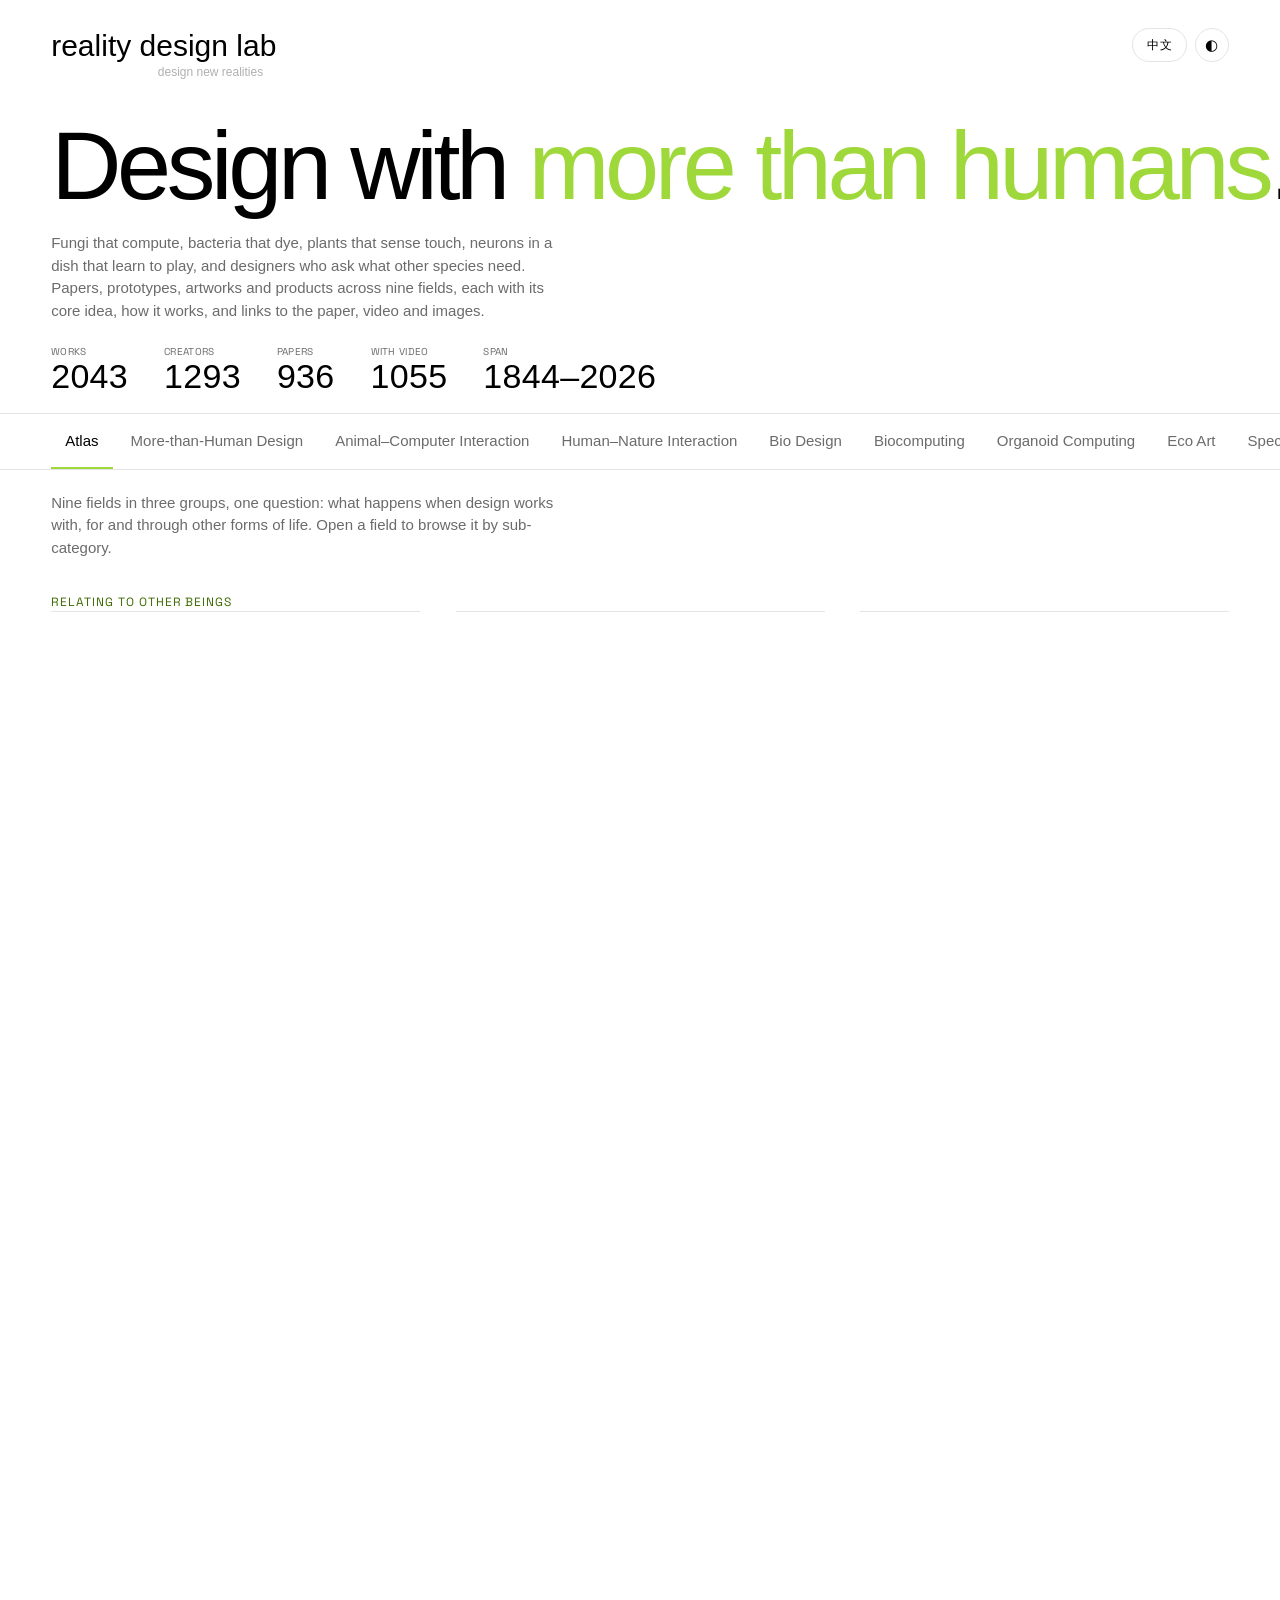
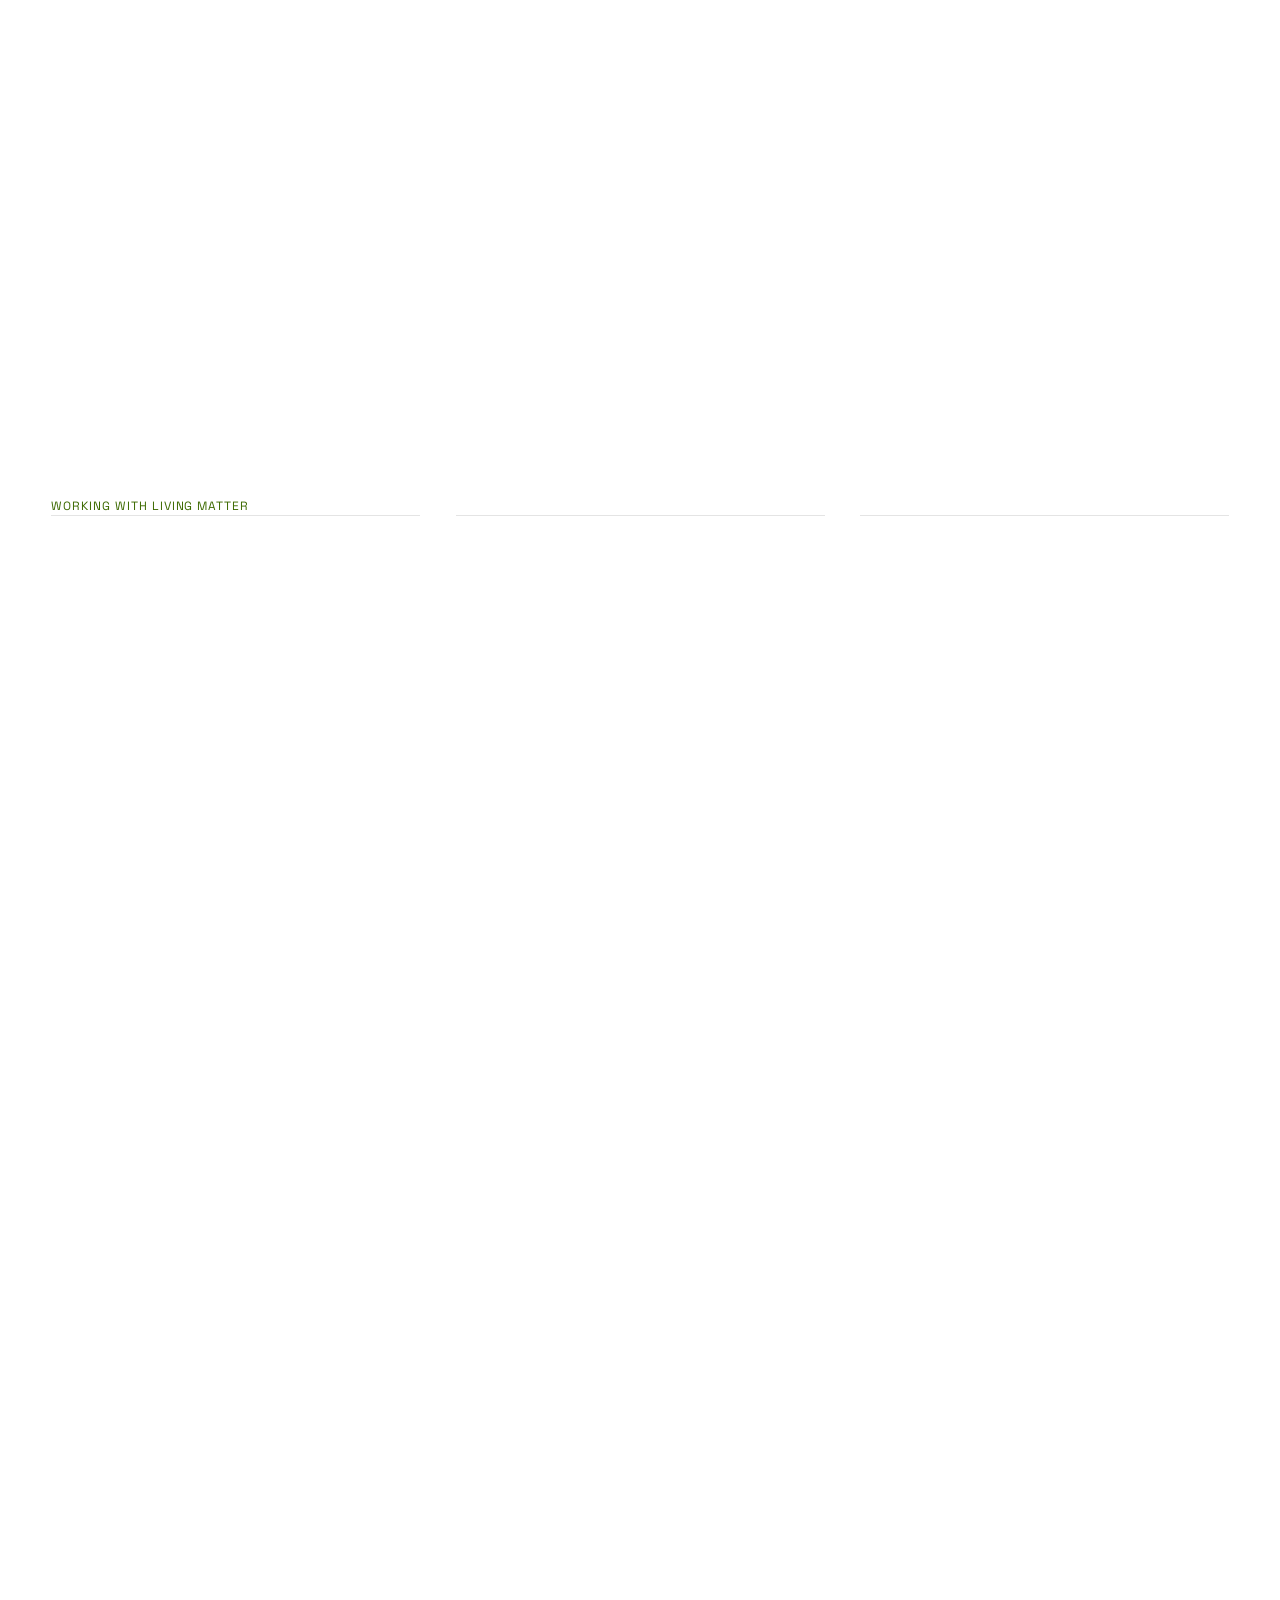
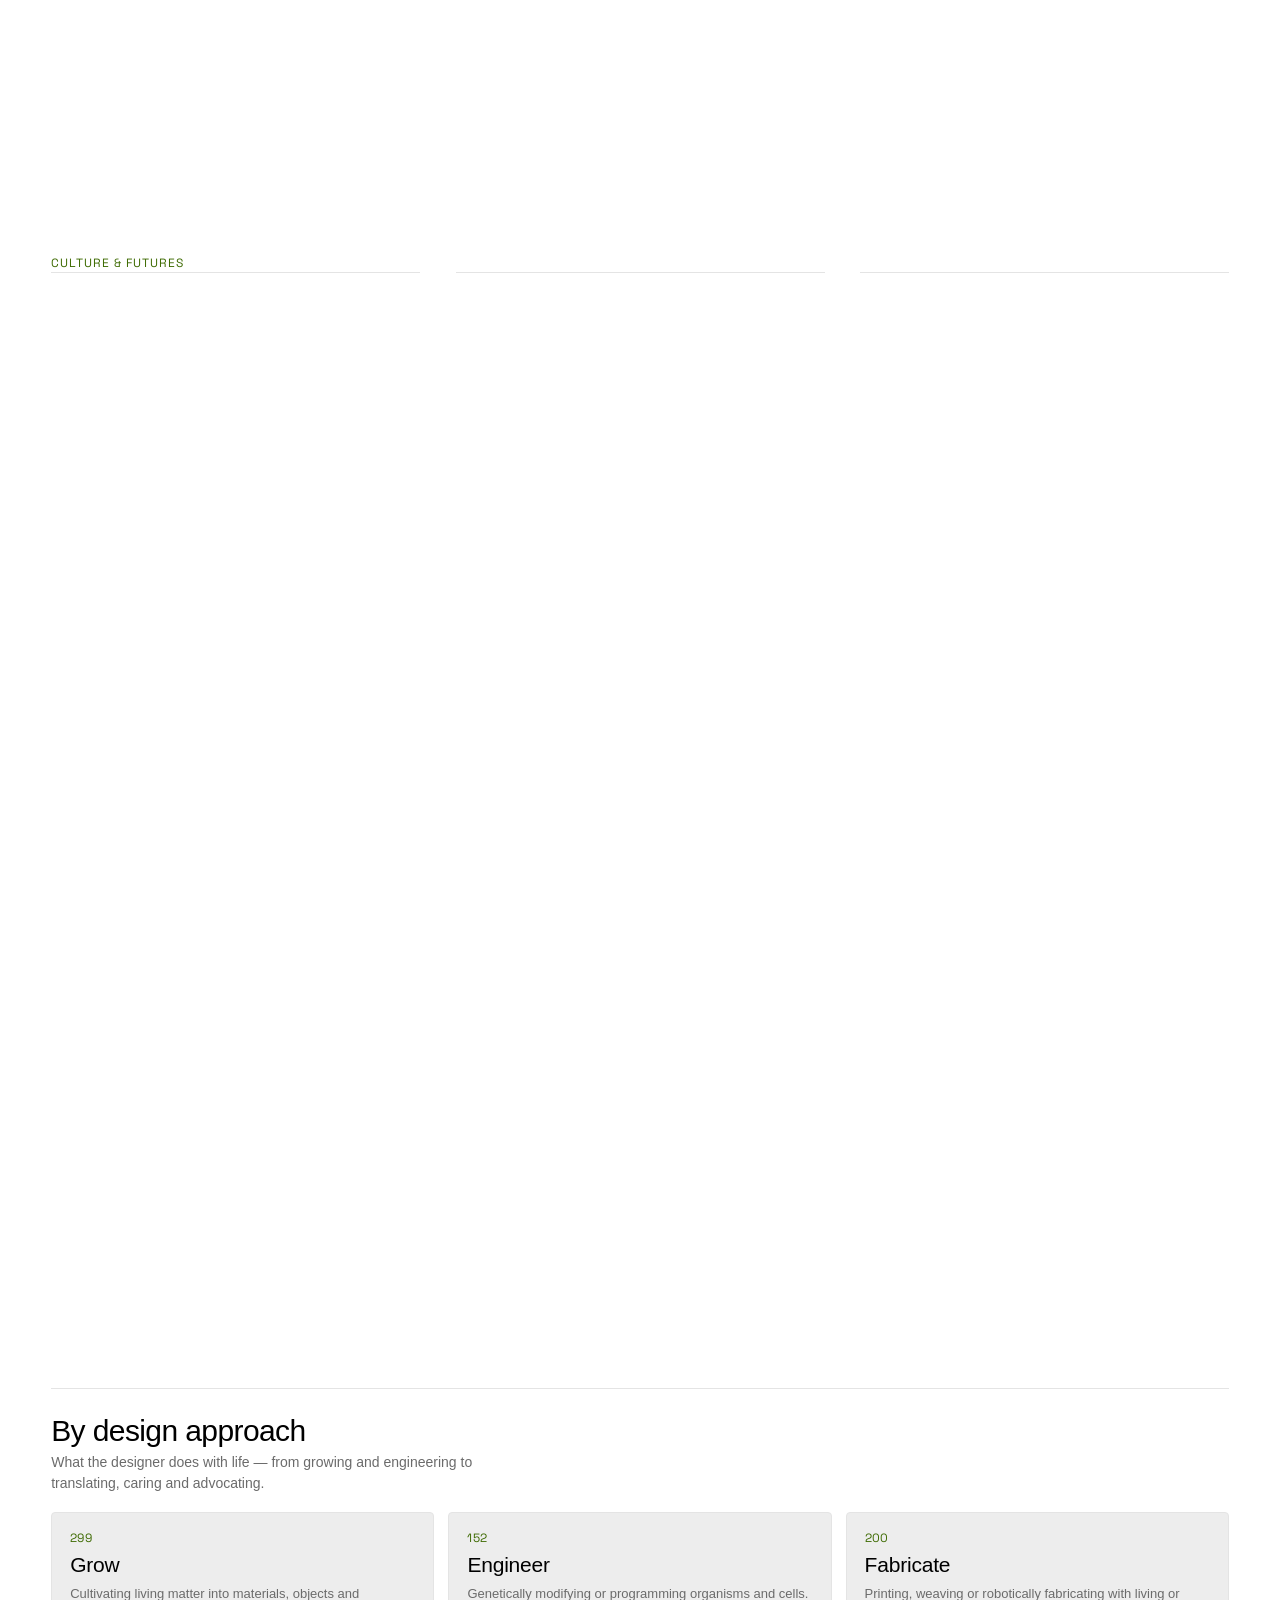
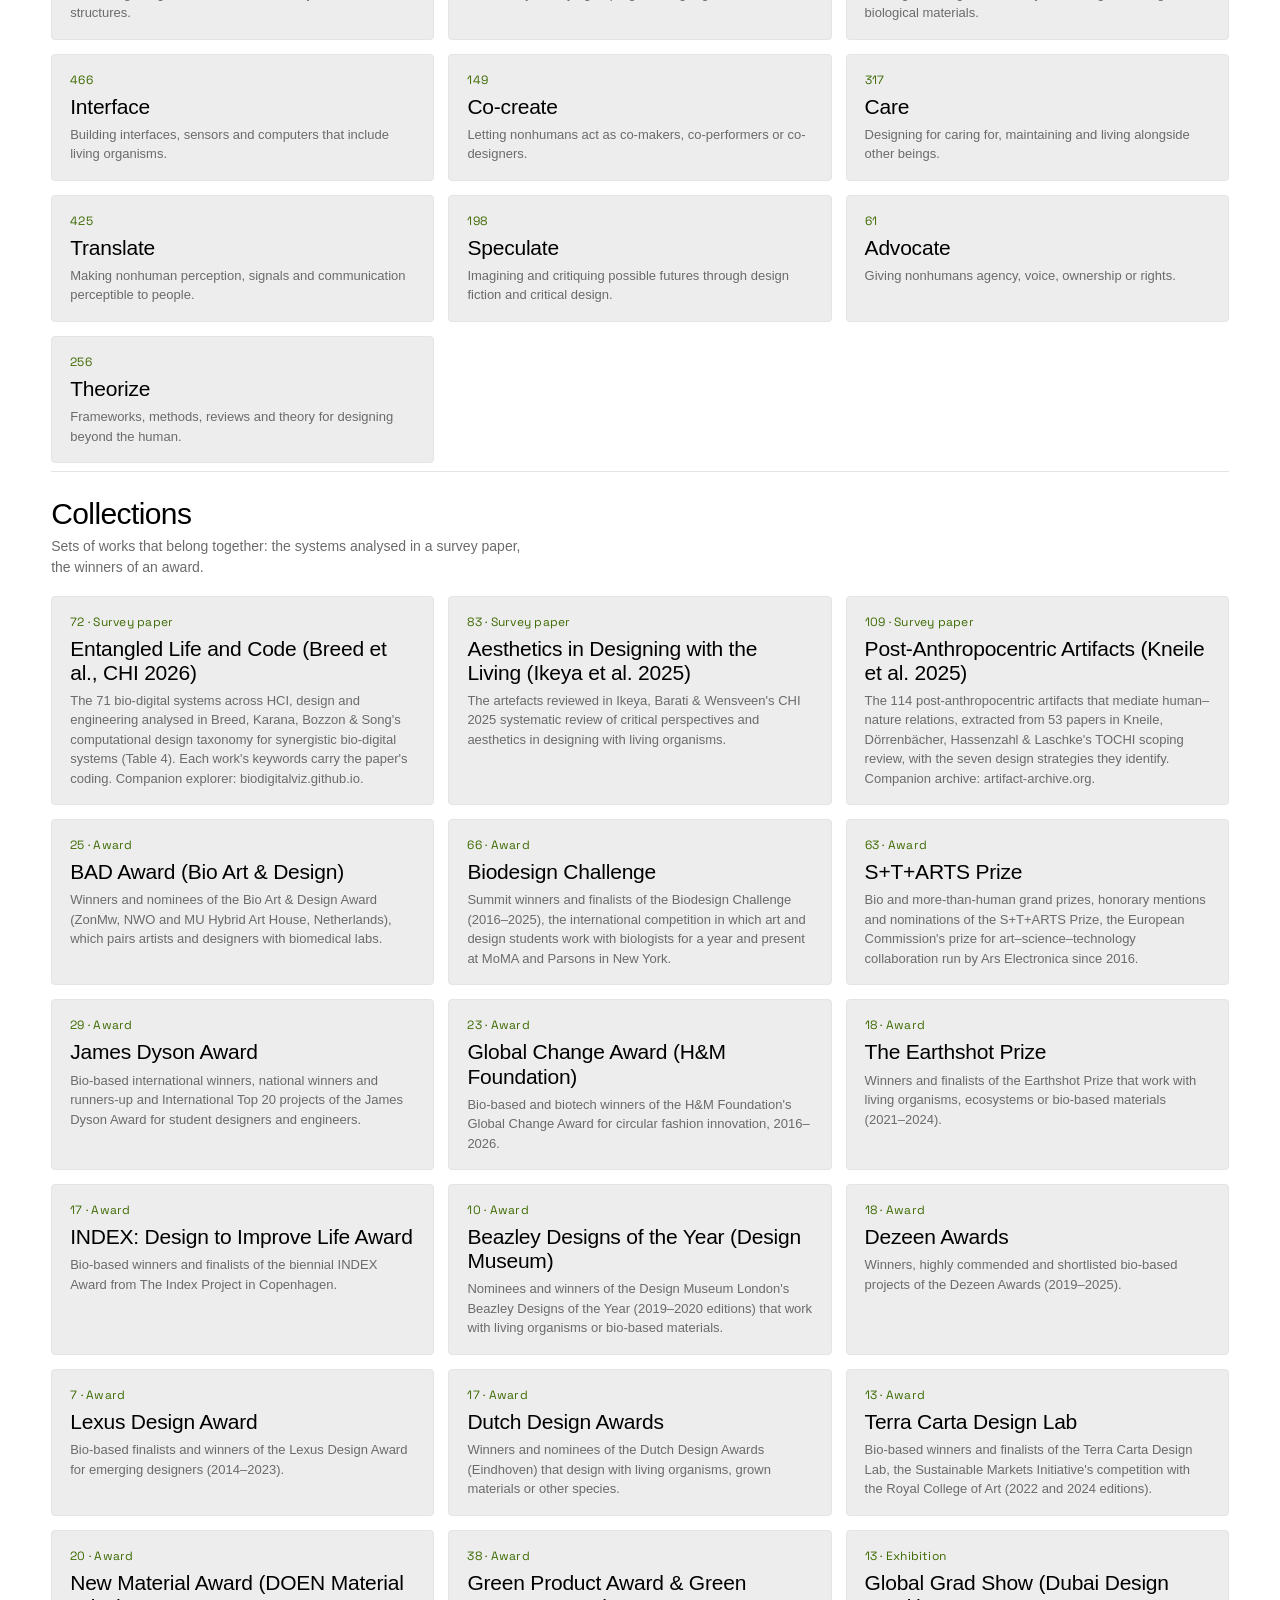
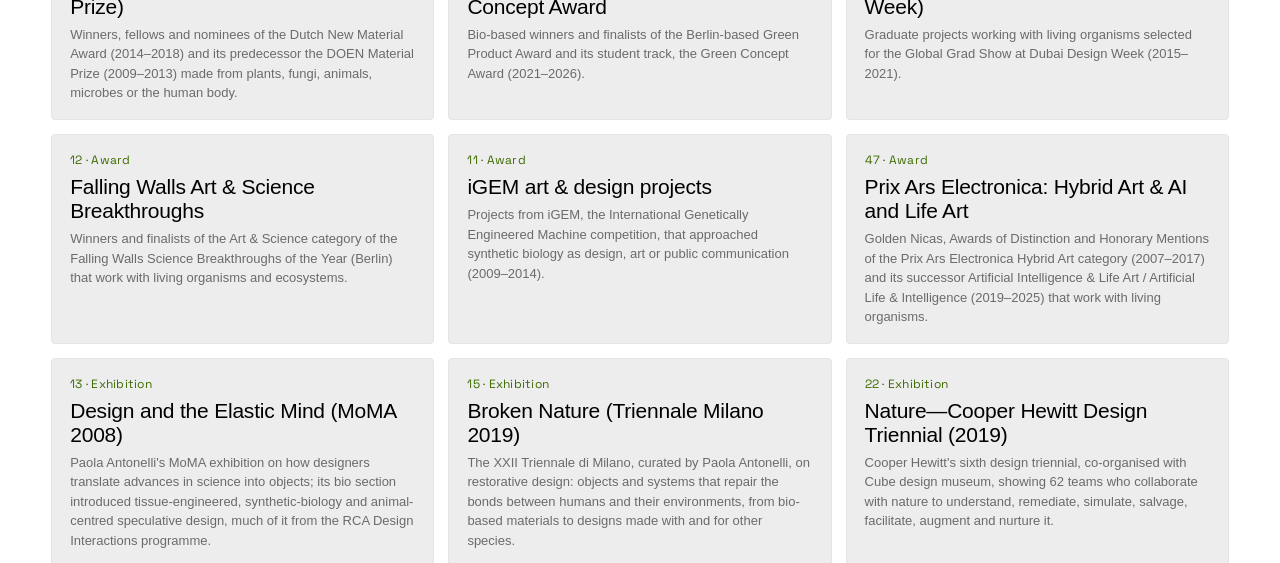
<file: index.html>
<!doctype html>
<html lang="en">
<head>
<meta charset="utf-8">
<meta name="viewport" content="width=device-width, initial-scale=1, viewport-fit=cover">
<title>More than Human Inspire</title>
<meta name="description" content="More-than-Human Design, Animal–Computer Interaction, Human–Nature Interaction, Bio Design, Biocomputing, Organoid Computing, Eco Art, Speculation & Politics and AI × Nonhuman: papers, prototypes, artworks and products with images, videos and paper links. By Reality Design Lab.">
<meta property="og:title" content="More than Human Inspire">
<meta property="og:description" content="Design with more than humans: fungi that compute, bacteria that dye, plants that sense, neurons that learn. A bilingual gallery by Reality Design Lab.">
<link rel="alternate" type="text/markdown" href="catalog.md" title="Full catalog for AI (Markdown)">
<link rel="preconnect" href="https://fonts.googleapis.com">
<link rel="preconnect" href="https://fonts.gstatic.com" crossorigin>
<link href="https://fonts.googleapis.com/css2?family=Space+Grotesk:wght@400;500&display=swap" rel="stylesheet">
<link rel="stylesheet" href="assets/app.css?v=1790703059">
</head>
<body>

<header class="masthead">
  <div class="masthead__top">
    <a class="brand" href="https://reality.design" target="_blank" rel="noopener" aria-label="reality design lab">
      <span class="brand__name">reality design lab</span>
      <span class="brand__tag">design new realities</span>
    </a>
    <div class="masthead__tools">
      <button class="lang-toggle mono" id="langToggle" type="button" aria-label="Switch language"></button>
      <button class="theme-toggle mono" id="themeToggle" type="button" aria-label="Toggle light or dark theme">◐</button>
    </div>
  </div>
  <h1 class="title" data-i18n-html="title"></h1>
  <p class="lede" data-i18n="lede"></p>
  <dl class="stats mono" id="stats"></dl>
</header>

<nav class="tabs" id="tabs" role="tablist" aria-label="Views"></nav>

<section class="filters" id="filters" aria-label="Filters">
  <div class="filters__row">
    <label class="search">
      <span class="visually-hidden" data-i18n="search_label"></span>
      <input id="q" type="search" autocomplete="off">
    </label>
    <div class="chips" id="eraChips"></div>
    <select id="sort" class="mono" aria-label="Sort">
      <option value="new" data-i18n="sort_new"></option>
      <option value="old" data-i18n="sort_old"></option>
      <option value="creator" data-i18n="sort_creator"></option>
    </select>
    <button id="hasVideo" class="chip" type="button" aria-pressed="false" data-i18n="has_video"></button>
    <button id="hasPaper" class="chip" type="button" aria-pressed="false" data-i18n="has_paper"></button>
    <button id="clear" class="mono clear" type="button" data-i18n="clear"></button>
  </div>
  <div class="facets" id="facetChips"></div>
  <div class="active-creator mono" id="activeCreator" hidden></div>
</section>

<main id="main">
  <div id="view-atlas" class="view"><div id="atlas"></div></div>
  <div id="view-field" class="view"><div id="fieldHead"></div><div id="fieldGrid"></div></div>
  <div id="view-collections" class="view"><div id="collectionList"></div></div>
  <div id="view-orgs" class="view"><div id="orgHead"></div><div id="orgList"></div></div>
  <div id="view-works" class="view"><p class="count mono" id="worksCount"></p><div class="grid" id="grid"></div></div>
  <div id="view-papers" class="view"><div id="papersHead"></div><div id="paperTable"></div></div>
  <div id="view-creators" class="view"><div id="creatorList"></div></div>
  <div id="view-starred" class="view"><div id="starredHead"></div><div class="grid" id="starGrid"></div></div>
  <p class="empty" id="empty" hidden></p>
</main>

<footer class="foot mono">
  <span id="generated"></span>
  <span data-i18n-html="foot_ai"></span>
  <span data-i18n="foot_rights"></span>
</footer>

<dialog id="player" class="player" aria-label="Work details">
  <div class="player__inner">
    <div class="player__media" id="playerMedia"></div>
    <aside class="player__info" id="playerInfo"></aside>
    <button class="player__close mono" id="playerClose" type="button" aria-label="Close">ESC ✕</button>
    <button class="player__nav player__nav--prev" id="prev" type="button" aria-label="Previous">←</button>
    <button class="player__nav player__nav--next" id="next" type="button" aria-label="Next">→</button>
  </div>
</dialog>

<div class="toast mono" id="toast" role="status" hidden></div>

<script src="data/entries.js?v=1790703059"></script>
<script src="assets/i18n.js?v=1790703059"></script>
<script src="assets/export.js?v=1790703059"></script>
<script src="assets/app.js?v=1790703059"></script>
</body>
</html>
</file>
<file: assets/app.css>
@font-face { font-family: "NeueMontreal"; src: url("https://reality.design/_next/static/media/7ea4fad17578d667-s.p.woff2") format("woff2"); font-weight: 300; font-style: normal; font-display: swap; }
@font-face { font-family: "NeueMontreal"; src: url("https://reality.design/_next/static/media/2083ff70ac450b74-s.p.woff2") format("woff2"); font-weight: 400; font-style: normal; font-display: swap; }
@font-face { font-family: "NeueMontreal"; src: url("https://reality.design/_next/static/media/26526ac531e30f7a-s.p.woff2") format("woff2"); font-weight: 400; font-style: italic; font-display: swap; }
@font-face { font-family: "NeueMontreal"; src: url("https://reality.design/_next/static/media/d35191c5da15b061-s.p.woff2") format("woff2"); font-weight: 500; font-style: normal; font-display: swap; }
@font-face { font-family: "NeueMontreal"; src: url("https://reality.design/_next/static/media/c8be08e29f82f2cc-s.p.woff2") format("woff2"); font-weight: 700; font-style: normal; font-display: swap; }

/* NeueMontreal is loaded from reality.design (licensed there; not redistributed in this repo). */
/* Reality Design Lab palette (white / #ededed / greys / black) with a lichen-green accent for More than Human */
:root {
  --bg: #0a0a0a;
  --bg-2: #171717;
  --ink: #f4f4f4;
  --muted: #9b9b9b;
  --line: #272727;
  --brand-sub: #6b6b6b;
  --accent: #b5e655;
  --accent-text: #c3ee6e;
  --accent-ink: #000;
  --card: #111;
  --shadow: 0 30px 80px rgba(0, 0, 0, .6);
  --serif: "NeueMontreal", "Helvetica Neue", Arial, "PingFang SC", "Noto Sans SC", sans-serif;
  --sans: "NeueMontreal", "Helvetica Neue", Arial, "PingFang SC", "Noto Sans SC", sans-serif;
  --mono: "Space Grotesk", "Helvetica Neue", Arial, "PingFang SC", sans-serif;
  color-scheme: dark;
}
:root[data-theme="light"] {
  --bg: #fff;
  --bg-2: #ededed;
  --ink: #000;
  --muted: #6b6b6b;
  --line: #e4e4e4;
  --brand-sub: #b0b0b0;
  --accent: #9fd83a;
  --accent-text: #3d6a00;
  --accent-ink: #000;
  --card: #fff;
  --shadow: 0 30px 80px rgba(0, 0, 0, .12);
  color-scheme: light;
}
@media (prefers-color-scheme: light) {
  :root:not([data-theme="dark"]) {
    --bg: #fff; --bg-2: #ededed; --ink: #000; --muted: #6b6b6b; --line: #e4e4e4; --brand-sub: #b0b0b0;
    --accent: #9fd83a; --accent-text: #3d6a00; --accent-ink: #000; --card: #fff; --shadow: 0 30px 80px rgba(0, 0, 0, .12);
    color-scheme: light;
  }
}

* { box-sizing: border-box; }
html { scroll-behavior: smooth; }
body {
  margin: 0; background: var(--bg); color: var(--ink);
  font: 15px/1.5 var(--sans); -webkit-font-smoothing: antialiased;
  overflow-x: hidden;
}
.mono { font-family: var(--mono); letter-spacing: .02em; }
.zh { font-family: "PingFang SC", "Noto Sans SC", var(--sans); }
[hidden] { display: none !important; }
.visually-hidden { position: absolute; width: 1px; height: 1px; overflow: hidden; clip: rect(0 0 0 0); }
button { font: inherit; color: inherit; cursor: pointer; }
a { color: inherit; }


/* ---------- masthead ---------- */
.masthead { padding: 28px clamp(16px, 4vw, 56px) 20px; border-bottom: 1px solid var(--line); }
.masthead__top { display: flex; justify-content: space-between; align-items: flex-start; gap: 12px; }
/* The reality.design wordmark, same type, sizes and greys as the lab site's header. */
.brand { display: inline-block; width: 13.25rem; max-width: 100%; text-align: right; text-decoration: none; font-family: "NeueMontreal", "Helvetica Neue", Arial, sans-serif; font-weight: 400; }
.brand__name { display: block; white-space: nowrap; font-size: 1.875rem; line-height: 2.25rem; color: var(--ink); }
.brand__tag { display: block; font-size: .75rem; line-height: 1.43; color: var(--brand-sub); transition: color .15s; }
.brand:hover .brand__tag { color: var(--ink); }
.theme-toggle { background: none; border: 1px solid var(--line); border-radius: 99px; width: 34px; height: 34px; }
.title {
  font: 400 clamp(22px, 8.4vw, 150px)/1 var(--serif); letter-spacing: -.045em;
  margin: 36px 0 18px; white-space: nowrap;
  animation: rise .9s cubic-bezier(.2, .7, .1, 1) both;
}
.title em { color: var(--accent); font-style: normal; }
:lang(zh) .title { font-size: clamp(28px, 9.6vw, 160px); letter-spacing: -.02em; }
.lede { max-width: 62ch; color: var(--muted); margin: 0 0 22px; animation: rise .9s .12s cubic-bezier(.2, .7, .1, 1) both; }
.lede .zh { display: inline-block; margin-top: 6px; font-size: 14px; }
.stats { display: flex; flex-wrap: wrap; gap: 8px 36px; margin: 0; animation: rise .9s .22s both; }
.stats div { display: flex; flex-direction: column; }
.stats dt { font-size: 10px; color: var(--muted); text-transform: uppercase; }
.stats dd { margin: 0; font: 400 34px/1 var(--serif); }
@keyframes rise { from { opacity: 0; transform: translateY(14px); } to { opacity: 1; transform: none; } }

/* ---------- tabs + filters ---------- */
.tabs { display: flex; gap: 4px; padding: 0 clamp(16px, 4vw, 56px); border-bottom: 1px solid var(--line); overflow-x: auto; }
.tab {
  background: none; border: 0; padding: 16px 14px 14px; font-size: 15px; color: var(--muted);
  border-bottom: 2px solid transparent; white-space: nowrap;
}
.tab .zh { font-size: 12px; margin-left: 4px; }
.tab[aria-selected="true"] { color: var(--ink); border-bottom-color: var(--accent); }

.filters {
  position: sticky; top: 0; z-index: 20; background: color-mix(in srgb, var(--bg) 88%, transparent);
  backdrop-filter: blur(14px); -webkit-backdrop-filter: blur(14px);
  padding: 12px clamp(16px, 4vw, 56px); border-bottom: 1px solid var(--line);
  display: flex; flex-direction: column; gap: 10px;
}
.filters__row { display: flex; flex-wrap: wrap; gap: 10px; align-items: center; }
.search { flex: 1 1 240px; min-width: 0; }
.search input {
  width: 100%; background: var(--bg-2); border: 1px solid var(--line); color: var(--ink);
  border-radius: 8px; padding: 9px 12px; font: 14px var(--sans); outline: none;
}
.search input:focus { border-color: var(--accent); }
select, .clear {
  background: var(--bg-2); border: 1px solid var(--line); color: var(--ink);
  border-radius: 8px; padding: 8px 10px; font-size: 12px;
}
.chips { display: flex; gap: 6px; flex-wrap: wrap; }
.chips--interaction { flex-wrap: nowrap; overflow-x: auto; padding-bottom: 2px; scrollbar-width: thin; }
.chip {
  border: 1px solid var(--line); background: transparent; border-radius: 99px;
  padding: 5px 11px; font: 12px var(--mono); white-space: nowrap; color: var(--ink);
  transition: background .15s, border-color .15s;
}
.chip small { color: var(--muted); margin-left: 4px; }
.chip .zh { font-size: 11px; color: var(--muted); margin-left: 4px; }
.chip:hover { border-color: var(--muted); }
.chip[aria-pressed="true"] { background: var(--accent); color: var(--accent-ink); border-color: var(--accent); }
.chip[aria-pressed="true"] small, .chip[aria-pressed="true"] .zh { color: var(--accent-ink); opacity: .75; }
.active-creator { font-size: 12px; display: flex; gap: 8px; align-items: center; }
.active-creator button { background: none; border: 1px solid var(--line); border-radius: 99px; padding: 2px 9px; }

/* ---------- works grid ---------- */
main { padding: 22px clamp(16px, 4vw, 56px) 60px; min-height: 60vh; }
.view { display: none; }
.view.is-on { display: block; }
.count { color: var(--muted); font-size: 12px; margin: 0 0 16px; }
.grid { align-items: start; display: grid; grid-template-columns: repeat(auto-fill, minmax(min(100%, 270px), 1fr)); gap: 28px 20px; }
.card { background: none; border: 0; padding: 0; text-align: left; display: flex; flex-direction: column; justify-content: flex-start; align-self: start; width: 100%; }
.card__media { position: relative; aspect-ratio: 16 / 10; background: var(--bg-2); overflow: hidden; border-radius: 3px; }
.card__media img, .card__media video { width: 100%; height: 100%; object-fit: cover; display: block; transition: transform .6s cubic-bezier(.2, .7, .1, 1), filter .4s; filter: saturate(.85); }
.card:hover .card__media img, .card:hover .card__media video, .card:focus-visible .card__media img { transform: scale(1.045); filter: saturate(1.1); }
.ph { position: absolute; inset: 0; display: grid; place-items: center; padding: 18px; text-align: center; font: italic 20px/1.2 var(--serif); color: var(--muted); background: radial-gradient(circle at 30% 20%, color-mix(in srgb, var(--accent) 12%, transparent), transparent 60%), var(--bg-2); }

/* AR tracking brackets: lock on at hover */
.br { position: absolute; width: 18px; height: 18px; border: 1.5px solid var(--accent); opacity: 0; transition: all .35s cubic-bezier(.2, .7, .1, 1); pointer-events: none; }
.br--tl { top: 14px; left: 14px; border-right: 0; border-bottom: 0; }
.br--tr { top: 14px; right: 14px; border-left: 0; border-bottom: 0; }
.br--bl { bottom: 14px; left: 14px; border-right: 0; border-top: 0; }
.br--br { bottom: 14px; right: 14px; border-left: 0; border-top: 0; }
.card:hover .br, .card:focus-visible .br { opacity: 1; }
.card:hover .br--tl, .card:focus-visible .br--tl { top: 8px; left: 8px; }
.card:hover .br--tr, .card:focus-visible .br--tr { top: 8px; right: 8px; }
.card:hover .br--bl, .card:focus-visible .br--bl { bottom: 8px; left: 8px; }
.card:hover .br--br, .card:focus-visible .br--br { bottom: 8px; right: 8px; }
.card__src { position: absolute; top: 10px; right: 12px; font: 10px var(--mono); color: #fff; background: rgba(0, 0, 0, .55); padding: 2px 6px; border-radius: 3px; text-transform: uppercase; }
.card__year { position: absolute; left: 12px; bottom: 10px; font: 11px var(--mono); color: #fff; background: rgba(0, 0, 0, .55); padding: 2px 6px; border-radius: 3px; }
.card:focus-visible { outline: none; }
.card:focus-visible .card__media { outline: 2px solid var(--accent); outline-offset: 3px; }
.card__title { font: 400 22px/1.12 var(--serif); letter-spacing: -.02em; margin: 12px 0 4px; }
.card__meta { font: 12px var(--mono); color: var(--muted); }
.card__idea { font-size: 13px; color: var(--muted); margin-top: 6px; display: -webkit-box; -webkit-line-clamp: 2; -webkit-box-orient: vertical; overflow: hidden; }
.tags { display: flex; flex-wrap: wrap; gap: 4px; margin-top: 8px; }
.tag { font: 10px var(--mono); color: var(--muted); border: 1px solid var(--line); border-radius: 3px; padding: 1px 6px; text-transform: uppercase; }

/* ---------- creators ---------- */
.creator { border-top: 1px solid var(--line); padding: 28px 0; display: grid; grid-template-columns: minmax(0, 340px) minmax(0, 1fr); gap: 28px; }
.creator__name { font: 400 38px/1 var(--serif); letter-spacing: -.02em; margin: 0 0 8px; }
.creator__name button { background: none; border: 0; padding: 0; text-align: left; font: inherit; }
.creator__name button:hover { color: var(--accent); }
.creator__role { font: 12px var(--mono); color: var(--muted); margin: 0 0 12px; }
.creator__bio { margin: 0 0 8px; font-size: 14px; }
.creator__why { margin: 0 0 12px; font-size: 14px; color: var(--muted); font-style: italic; }
.links { display: flex; flex-wrap: wrap; gap: 6px; margin-bottom: 10px; }
.links a { font: 11px var(--mono); text-decoration: none; border: 1px solid var(--line); padding: 2px 8px; border-radius: 99px; }
.links a:hover { border-color: var(--accent); color: var(--accent); }
.web { font: 11px var(--mono); color: var(--muted); }
.web button { background: none; border: 0; padding: 0; text-decoration: underline; text-underline-offset: 2px; color: var(--ink); font: inherit; margin-right: 6px; }
.web button:hover { color: var(--accent); }
.strip { align-items: flex-start; display: flex; gap: 14px; overflow-x: auto; padding-bottom: 8px; scroll-snap-type: x proximity; scrollbar-width: thin; }
.strip .cardwrap { flex: 0 0 min(240px, 70vw); scroll-snap-align: start; }
.strip .card__title { font-size: 18px; }

/* ---------- modules ---------- */
.module { border-top: 1px solid var(--line); padding: 30px 0; }
.module__head { display: flex; flex-wrap: wrap; align-items: baseline; gap: 6px 18px; margin-bottom: 6px; }
.module__num { font: 12px var(--mono); color: var(--accent-text); }
.module__title { font: 400 40px/1 var(--serif); letter-spacing: -.02em; margin: 0; }
.module__zh { font-size: 18px; color: var(--muted); }
.module__desc { color: var(--muted); max-width: 70ch; margin: 4px 0 16px; font-size: 14px; }
.module__all { font: 12px var(--mono); background: none; border: 1px solid var(--line); border-radius: 99px; padding: 3px 10px; margin-left: auto; }
.module__all:hover { border-color: var(--accent); color: var(--accent); }

.empty { text-align: center; color: var(--muted); font: italic 26px var(--serif); padding: 60px 0; }
.foot { display: flex; flex-wrap: wrap; justify-content: space-between; gap: 10px; padding: 24px clamp(16px, 4vw, 56px); border-top: 1px solid var(--line); font-size: 11px; color: var(--muted); }

/* ---------- player dialog ---------- */
.player { padding: 0; border: 0; background: transparent; max-width: none; max-height: none; width: 100vw; height: 100vh; margin: 0; }
.player::backdrop { background: color-mix(in srgb, var(--bg) 82%, transparent); backdrop-filter: blur(10px); }
.player__inner {
  position: relative; margin: 4vh auto; width: min(1280px, 94vw); max-height: 92vh;
  display: grid; grid-template-columns: minmax(0, 1fr) 360px; background: var(--card);
  border: 1px solid var(--line); box-shadow: var(--shadow); border-radius: 6px; overflow: hidden;
  animation: rise .35s cubic-bezier(.2, .7, .1, 1);
}
.player__media { background: #000; display: flex; align-items: center; justify-content: center; min-height: 300px; }
.player__media .frame { width: 100%; aspect-ratio: 16 / 9; border: 0; display: block; }
.player__media .frame--tweet { aspect-ratio: auto; width: min(550px, 100%); height: min(84vh, 780px); background: transparent; color-scheme: normal; }
.player__media:has(.frame--tweet) { background: var(--bg-2); }
.player__media video { width: 100%; max-height: 92vh; display: block; }
.offsite { position: relative; display: block; width: 100%; aspect-ratio: 16 / 9; color: #fff; text-decoration: none; background: #000; }
.offsite img { width: 100%; height: 100%; object-fit: cover; opacity: .55; display: block; }
.offsite__btn { position: absolute; left: 50%; top: 50%; transform: translate(-50%, -50%); background: var(--accent); color: var(--accent-ink); padding: 12px 20px; border-radius: 99px; font-size: 14px; white-space: nowrap; }
.offsite__note { position: absolute; left: 0; right: 0; bottom: 14px; text-align: center; font-size: 11px; opacity: .8; }
.offsite:hover .offsite__btn { filter: brightness(1.1); }
.player__info { padding: 26px 24px 24px; overflow-y: auto; max-height: 92vh; border-left: 1px solid var(--line); }
.player__info h2 { font: 400 32px/1.05 var(--serif); letter-spacing: -.02em; margin: 18px 0 8px; }
.player__info .meta { font: 12px var(--mono); color: var(--muted); }
.player__info p { font-size: 14px; }
.who { display: flex; flex-wrap: wrap; gap: 6px; margin: 10px 0; }
.who button { background: none; border: 1px solid var(--line); border-radius: 99px; padding: 3px 10px; font: 12px var(--mono); }
.who button:hover { border-color: var(--accent); color: var(--accent); }
.note { border-left: 2px solid var(--accent); padding: 8px 12px; margin: 14px 0; background: var(--bg-2); }
.note b { display: block; font: 10px var(--mono); color: var(--muted); letter-spacing: .06em; text-transform: uppercase; margin-bottom: 2px; }
.note p { margin: 0; }
.player__close { position: absolute; top: 10px; right: 12px; z-index: 3; background: var(--bg-2); border: 1px solid var(--line); border-radius: 99px; padding: 4px 10px; font-size: 11px; }
.player__nav { position: absolute; bottom: 12px; z-index: 3; width: 36px; height: 36px; border-radius: 99px; background: var(--bg-2); border: 1px solid var(--line); }
.player__nav--prev { right: 60px; }
.player__nav--next { right: 16px; }
.watch { display: inline-block; margin-top: 12px; margin-right: 8px; font: 12px var(--mono); color: var(--accent-text); }

@media (max-width: 860px) {
  .creator { grid-template-columns: 1fr; gap: 14px; }
  .player__inner { grid-template-columns: 1fr; margin: 0; width: 100vw; max-height: 100vh; height: 100vh; border-radius: 0; overflow-y: auto; }
  .player__info { max-height: none; border-left: 0; border-top: 1px solid var(--line); padding-bottom: 70px; }
  .player__media .frame--tweet { height: 70vh; }
}
@media (prefers-reduced-motion: reduce) {
  *, *::before, *::after { animation: none !important; transition: none !important; }
}

/* ---------- Key Creators ---------- */
.keys__lede { color: var(--muted); max-width: 62ch; margin: 0 0 8px; font-size: 15px; }
.kgroup { border-top: 1px solid var(--line); padding: 30px 0 10px; }
.kgroup__head { display: flex; flex-wrap: wrap; align-items: baseline; gap: 6px 14px; }
.kgroup__title { font: 400 40px/1 var(--serif); letter-spacing: -.02em; margin: 0; text-wrap: balance; }
.kgroup__zh { font-size: 18px; color: var(--muted); }
.kgroup__desc { color: var(--muted); max-width: 62ch; margin: 6px 0 20px; font-size: 14px; }
.kgrid { display: grid; grid-template-columns: repeat(auto-fit, minmax(min(100%, 300px), 1fr)); gap: 28px 22px; align-items: start; }
.kc { background: none; border: 0; padding: 0; text-align: left; display: flex; flex-direction: column; width: 100%; }
.kc__collage { position: relative; display: grid; grid-template-columns: 2fr 1fr; grid-template-rows: 1fr 1fr; gap: 3px; aspect-ratio: 16 / 9; max-width: 100%; overflow: hidden; border-radius: 3px; background: var(--bg-2); }
.kc__shot { position: relative; overflow: hidden; background: var(--bg-2); }
.kc__shot--a { grid-row: 1 / 3; }
.kc__shot img, .kc__shot video { width: 100%; height: 100%; object-fit: cover; display: block; filter: saturate(.85); transition: transform .6s cubic-bezier(.2, .7, .1, 1), filter .4s; }
.kc__shot .ph { font-size: 14px; padding: 8px; }
.kc:hover .kc__shot img, .kc:focus-visible .kc__shot img { transform: scale(1.05); filter: saturate(1.1); }
.kc:hover .br, .kc:focus-visible .br { opacity: 1; }
.kc:hover .br--tl, .kc:focus-visible .br--tl { top: 8px; left: 8px; }
.kc:hover .br--tr, .kc:focus-visible .br--tr { top: 8px; right: 8px; }
.kc:hover .br--bl, .kc:focus-visible .br--bl { bottom: 8px; left: 8px; }
.kc:hover .br--br, .kc:focus-visible .br--br { bottom: 8px; right: 8px; }
.kc:focus-visible { outline: none; }
.kc:focus-visible .kc__collage { outline: 2px solid var(--accent); outline-offset: 3px; }
.kc__body { padding-top: 12px; display: flex; flex-direction: column; gap: 6px; }
.kc__name { font: 400 28px/1.05 var(--serif); letter-spacing: -.02em; text-wrap: balance; }
.kc__tag { margin: 0; font-size: 14px; color: var(--ink); }
.kc__meta { font-size: 11px; color: var(--accent-text); }
.key-badge { display: inline-block; margin: 0 0 12px; background: none; border: 1px solid var(--accent); color: var(--accent-text); border-radius: 99px; padding: 3px 10px; font-size: 11px; }
.key-badge:hover { background: var(--accent); color: var(--accent-ink); }
.chip--key[aria-pressed="true"] { background: var(--accent); color: var(--accent-ink); border-color: var(--accent); }

/* ---------- language toggle, stars, starred view, toast ---------- */
.masthead__tools { display: flex; gap: 8px; align-items: center; }
.lang-toggle { background: none; border: 1px solid var(--line); border-radius: 99px; height: 34px; padding: 0 14px; font-size: 12px; }
.lang-toggle:hover, .theme-toggle:hover { border-color: var(--ink); }
.tab__count { font-size: 11px; color: var(--accent-text); }
.cardwrap { position: relative; }
.star {
  position: absolute; top: 8px; left: 8px; z-index: 2; width: 32px; height: 32px; border-radius: 99px; border: 0;
  background: rgba(0, 0, 0, .55); color: #fff; font-size: 16px; line-height: 1; opacity: 0; transition: opacity .15s, background .15s;
}
.cardwrap:hover .star, .star:focus-visible, .star[aria-pressed="true"] { opacity: 1; }
.star[aria-pressed="true"] { background: var(--accent); color: #000; }
.star:focus-visible { outline: 2px solid var(--accent); outline-offset: 2px; }
@media (hover: none) { .star { opacity: 1; } }
.star-inline { display: inline-block; background: none; border: 1px solid var(--line); border-radius: 99px; padding: 4px 12px; font-size: 12px; margin: 2px 0 6px; }
.star-inline[aria-pressed="true"] { background: var(--accent); border-color: var(--accent); color: #000; }
.starred__head { max-width: 70ch; margin-bottom: 24px; }
.starred__title { font: 400 40px/1 var(--serif); letter-spacing: -.02em; margin: 0 0 10px; }
.starred__lede { color: var(--muted); font-size: 14px; line-height: 1.7; margin: 0 0 16px; }
.starred__empty { font-size: 15px; }
.starred__actions { display: flex; flex-wrap: wrap; gap: 8px; }
.btn { background: none; border: 1px solid var(--line); border-radius: 99px; padding: 9px 16px; font-size: 12px; }
.btn:hover { border-color: var(--ink); }
.btn--accent { background: var(--accent); border-color: var(--accent); color: #000; }
.btn--accent:hover { filter: brightness(1.06); border-color: var(--accent); }
.btn--quiet { color: var(--muted); }
.toast {
  position: fixed; left: 50%; bottom: calc(24px + env(safe-area-inset-bottom, 0px)); transform: translateX(-50%); z-index: 50;
  background: var(--ink); color: var(--bg); padding: 10px 18px; border-radius: 99px; font-size: 12px; box-shadow: var(--shadow);
}
.foot a { color: var(--ink); }
.card__idea { font-size: 13px; color: var(--muted); margin-top: 6px; display: -webkit-box; -webkit-line-clamp: 2; -webkit-box-orient: vertical; overflow: hidden; }


/* ---------- More than Human additions ---------- */
.card__field { font-size: 10px; color: var(--accent-text); text-transform: uppercase; letter-spacing: .05em; margin-top: 12px; }
.card__field + .card__title { margin-top: 4px; }
.ph--paper { display: flex; flex-direction: column; justify-content: flex-end; align-items: flex-start; gap: 8px; text-align: left; padding: 18px; font-style: normal;
  background: radial-gradient(circle at 80% 10%, color-mix(in srgb, var(--accent) 22%, transparent), transparent 55%), var(--bg-2); }
.ph__venue { font-size: 10px; color: var(--accent-text); text-transform: uppercase; letter-spacing: .06em; }
.ph__title { font: 400 19px/1.15 var(--serif); color: var(--ink); letter-spacing: -.01em; display: -webkit-box; -webkit-line-clamp: 4; -webkit-box-orient: vertical; overflow: hidden; }

/* filters */
.chiprow { display: flex; gap: 10px; align-items: baseline; min-width: 0; }
.chiprow__label { flex: 0 0 64px; font-size: 10px; color: var(--muted); text-transform: uppercase; letter-spacing: .06em; }
.chiprow .chips { flex-wrap: nowrap; overflow-x: auto; padding-bottom: 2px; scrollbar-width: thin; }
.facets { display: flex; flex-direction: column; gap: 8px; }

/* atlas */
.keys__lede { color: var(--muted); max-width: 62ch; margin: 0 0 18px; font-size: 15px; }
.atlas { display: grid; grid-template-columns: minmax(0, 1fr); gap: 0 48px; }
@media (min-width: 900px) { .atlas { grid-template-columns: repeat(2, minmax(0, 1fr)); } }
@media (min-width: 1200px) { .atlas { grid-template-columns: repeat(3, minmax(0, 1fr)); gap: 0 36px; } }
.atlas__group { font-size: 12px; font-weight: 400; letter-spacing: .08em; text-transform: uppercase; color: var(--accent-text); margin: 34px 0 0; }
.fieldcard { border-top: 1px solid var(--line); padding: 26px 0 34px; display: grid; grid-template-columns: minmax(0, 1fr); gap: 16px; }
.fieldcard__media { position: relative; display: grid; grid-template-columns: 2fr 1fr; grid-template-rows: 1fr 1fr; gap: 3px; aspect-ratio: 16 / 8; overflow: hidden; border-radius: 3px; background: var(--bg-2); border: 0; padding: 0; }
.fieldcard__media:hover .br, .fieldcard__media:focus-visible .br { opacity: 1; }
.fieldcard__media:hover .br--tl { top: 8px; left: 8px; } .fieldcard__media:hover .br--tr { top: 8px; right: 8px; }
.fieldcard__media:hover .br--bl { bottom: 8px; left: 8px; } .fieldcard__media:hover .br--br { bottom: 8px; right: 8px; }
.fieldcard__media:hover img { transform: scale(1.04); filter: saturate(1.1); }
.kc__shot { position: relative; overflow: hidden; background: var(--bg-2); }
.kc__shot--a { grid-row: 1 / 3; }
.kc__shot img, .kc__shot video { width: 100%; height: 100%; object-fit: cover; display: block; filter: saturate(.85); transition: transform .6s cubic-bezier(.2, .7, .1, 1), filter .4s; }
.kc__shot .ph__title { font-size: 15px; }
.fieldcard__num { font-size: 12px; color: var(--accent-text); }
.fieldcard__title { font: 400 clamp(32px, 4vw, 48px)/1 var(--serif); letter-spacing: -.03em; margin: 6px 0 10px; }
.fieldcard__title button { background: none; border: 0; padding: 0; font: inherit; text-align: left; }
.fieldcard__title button:hover { color: var(--accent-text); }
.fieldcard__desc { color: var(--muted); margin: 0 0 14px; max-width: 58ch; font-size: 14px; }
.sublist { list-style: none; margin: 0 0 18px; padding: 0; display: flex; flex-wrap: wrap; gap: 6px; }
.sublist button { border: 1px solid var(--line); background: none; border-radius: 99px; padding: 4px 11px; font-size: 13px; }
.sublist button:hover { border-color: var(--accent); color: var(--accent-text); }
.sublist small { margin-left: 6px; color: var(--muted); font-size: 11px; }
.tour__start { background: var(--accent); color: var(--accent-ink); border: 0; border-radius: 99px; padding: 10px 18px; font-size: 13px; }
.tour__start:hover { filter: brightness(1.08); }

/* field views (grouped by sub-category) */
.scat-chips { margin: 0 0 8px; }
.scat { border-top: 1px solid var(--line); padding: 26px 0 8px; }
.scat__head { display: flex; align-items: baseline; gap: 12px; }
.scat__title { font: 400 30px/1.05 var(--serif); letter-spacing: -.02em; margin: 0; }
.scat__n { font-size: 12px; color: var(--accent-text); }
.scat__desc { color: var(--muted); font-size: 14px; margin: 6px 0 18px; max-width: 62ch; }

/* papers table */
.papers { width: 100%; border-collapse: collapse; font-size: 14px; }
.papers th { text-align: left; font: 10px var(--mono); color: var(--muted); text-transform: uppercase; letter-spacing: .06em; padding: 8px 10px 8px 0; border-bottom: 1px solid var(--line); }
.papers td { vertical-align: top; padding: 12px 12px 12px 0; border-bottom: 1px solid var(--line); }
.papers td:first-child { color: var(--muted); font-size: 12px; white-space: nowrap; }
.papers__title { background: none; border: 0; padding: 0; text-align: left; font: 400 17px/1.25 var(--serif); letter-spacing: -.01em; }
.papers__title:hover { color: var(--accent-text); }
.papers__who { font: 12px var(--mono); color: var(--muted); margin-top: 3px; }
.papers__venue a { font: 12px var(--mono); color: var(--accent-text); text-decoration: none; }
.papers__venue a:hover { text-decoration: underline; }
@media (max-width: 760px) {
  .papers thead { display: none; }
  .papers tr { display: grid; grid-template-columns: 44px minmax(0, 1fr); border-bottom: 1px solid var(--line); padding: 10px 0; }
  .papers td { border: 0; padding: 2px 0; }
  .papers td:nth-child(n+3) { grid-column: 2; }
}

/* player media: main view + strip of video / images */
.player__media { flex-direction: column; align-items: stretch; }
.player__main { flex: 1; display: flex; align-items: center; justify-content: center; min-height: 300px; background: #000; }
.player__img { max-width: 100%; max-height: 80vh; object-fit: contain; display: block; margin: auto; }
.mstrip { display: flex; gap: 6px; padding: 8px; background: var(--bg-2); overflow-x: auto; }
.mstrip__item { position: relative; flex: 0 0 84px; height: 56px; padding: 0; border: 2px solid transparent; border-radius: 3px; overflow: hidden; background: #000; }
.mstrip__item img { width: 100%; height: 100%; object-fit: cover; display: block; opacity: .75; }
.mstrip__item[aria-pressed="true"] { border-color: var(--accent); }
.mstrip__item[aria-pressed="true"] img { opacity: 1; }
.mstrip__play { position: absolute; inset: 0; display: grid; place-items: center; color: #fff; font-size: 16px; text-shadow: 0 1px 4px #000; }
.paperview { width: 100%; min-height: 360px; padding: clamp(24px, 5vw, 64px); display: flex; flex-direction: column; justify-content: center; align-items: flex-start; gap: 12px;
  background: radial-gradient(circle at 85% 15%, color-mix(in srgb, var(--accent) 22%, transparent), transparent 55%), var(--bg-2); color: var(--ink); }
.paperview h3 { font: 400 clamp(26px, 3.4vw, 44px)/1.08 var(--serif); letter-spacing: -.02em; margin: 0; max-width: 24ch; }
.paperview p { color: var(--muted); font-size: 12px; margin: 0 0 8px; }
.paperview .btn { text-decoration: none; }
.tag--field { background: none; cursor: pointer; color: var(--accent-text); border-color: color-mix(in srgb, var(--accent) 50%, var(--line)); }
.tag--field:hover { background: var(--accent); color: var(--accent-ink); }
.actions { display: flex; flex-direction: column; align-items: flex-start; gap: 2px; margin-top: 10px; }
.actions .watch { margin-top: 6px; }
.watch--paper { font-size: 14px; color: var(--ink); font-weight: 500; }
.watch__sub { display: block; font-size: 11px; color: var(--muted); font-weight: 400; margin-top: 2px; }
.watch__ptitle { color: var(--ink); font-style: italic; }

/* collections */
.cols { border-top: 1px solid var(--line); padding: 26px 0 8px; }
.cols__grid { display: grid; grid-template-columns: repeat(auto-fill, minmax(min(100%, 320px), 1fr)); gap: 14px; }
.colcard { display: flex; flex-direction: column; gap: 6px; text-align: left; background: var(--bg-2); border: 1px solid var(--line); border-radius: 4px; padding: 16px 18px; }
.colcard:hover { border-color: var(--accent); }
.colcard__n { font-size: 12px; color: var(--accent-text); }
.colcard__title { font: 400 21px/1.15 var(--serif); letter-spacing: -.01em; }
.colcard__desc { font-size: 13px; color: var(--muted); }
.tag--col { background: none; cursor: pointer; text-transform: none; }
.tag--col:hover { border-color: var(--accent); color: var(--accent-text); }
.survey-btn { margin: 4px 0 8px; }
.chiprow__label { flex-basis: 76px; }

/* organizations & resources */
.orgsearch { display: block; max-width: 520px; margin: 0 0 12px; }
.orgs { display: grid; grid-template-columns: repeat(auto-fill, minmax(min(100%, 320px), 1fr)); gap: 22px 20px; }
.org { display: flex; flex-direction: column; border-top: 1px solid var(--line); padding-top: 12px; }
.org__media { position: relative; display: block; aspect-ratio: 16 / 7; background: radial-gradient(circle at 80% 10%, color-mix(in srgb, var(--accent) 18%, transparent), transparent 55%), var(--bg-2); border-radius: 3px; overflow: hidden; }
.org__media img { position: absolute; inset: 0; width: 100%; height: 100%; object-fit: cover; filter: saturate(.85); z-index: 1; }
.org__mono { position: absolute; left: 14px; bottom: 6px; font: 400 44px/1 var(--serif); color: var(--muted); }
.org__name { font: 400 20px/1.2 var(--serif); letter-spacing: -.01em; margin: 10px 0 4px; }
.org__name a { text-decoration: none; }
.org__name a:hover { color: var(--accent-text); }
.org__meta { font-size: 11px; color: var(--muted); }
.org__desc { font-size: 13.5px; margin: 6px 0 4px; }
.org__works { align-self: flex-start; margin-top: 8px; background: none; border: 1px solid var(--line); border-radius: 99px; padding: 3px 10px; font-size: 11px; color: var(--accent-text); }
.org__works:hover { border-color: var(--accent); }

/* ---------- performance (phones) ---------- */
.lazy-sentinel { grid-column: 1 / -1; height: 1px; }
tr.lazy-sentinel td { padding: 0; border: 0; }
.strip__more { flex: 0 0 auto; align-self: center; background: none; border: 1px solid var(--line); border-radius: 99px; padding: 8px 14px; font-size: 12px; color: var(--accent-text); }
.strip__more:hover { border-color: var(--accent); }
/* skip layout and paint for off-screen sections */
.scat, .creator, .org, .fieldcard, .module { content-visibility: auto; contain-intrinsic-size: auto 640px; }
.org { contain-intrinsic-size: auto 360px; }
@media (max-width: 900px), (hover: none) {
  /* a translucent blurred sticky bar repaints on every scroll frame */
  .filters { backdrop-filter: none; -webkit-backdrop-filter: none; background: var(--bg); }
  .player::backdrop { backdrop-filter: none; background: color-mix(in srgb, var(--bg) 94%, transparent); }
  /* no image filters or hover zooms on touch screens */
  .card__media img, .card__media video, .kc__shot img, .org__media img { filter: none; transition: none; }
  .card:hover .card__media img, .fieldcard__media:hover img { transform: none; }
  .br { display: none; }
  .title, .lede, .stats { animation: none; }
}
/* no sideways page scroll on phones: the tab bar scrolls inside itself, the headline wraps */
.tabs { max-width: 100vw; scrollbar-width: none; -webkit-overflow-scrolling: touch; }
.tabs::-webkit-scrollbar { display: none; }
@media (max-width: 700px) { .title { white-space: normal; font-size: clamp(40px, 13vw, 72px); } .title em { display: inline; } }
/* the headline must never be wider than the window (iOS Safari would scroll sideways) */
.title { font-size: clamp(28px, 7.6vw, 140px); max-width: 100%; }
html, body { overflow-x: clip; }
@media (max-width: 700px) { .title { white-space: normal; font-size: clamp(40px, 12.5vw, 72px); } }
</file>
